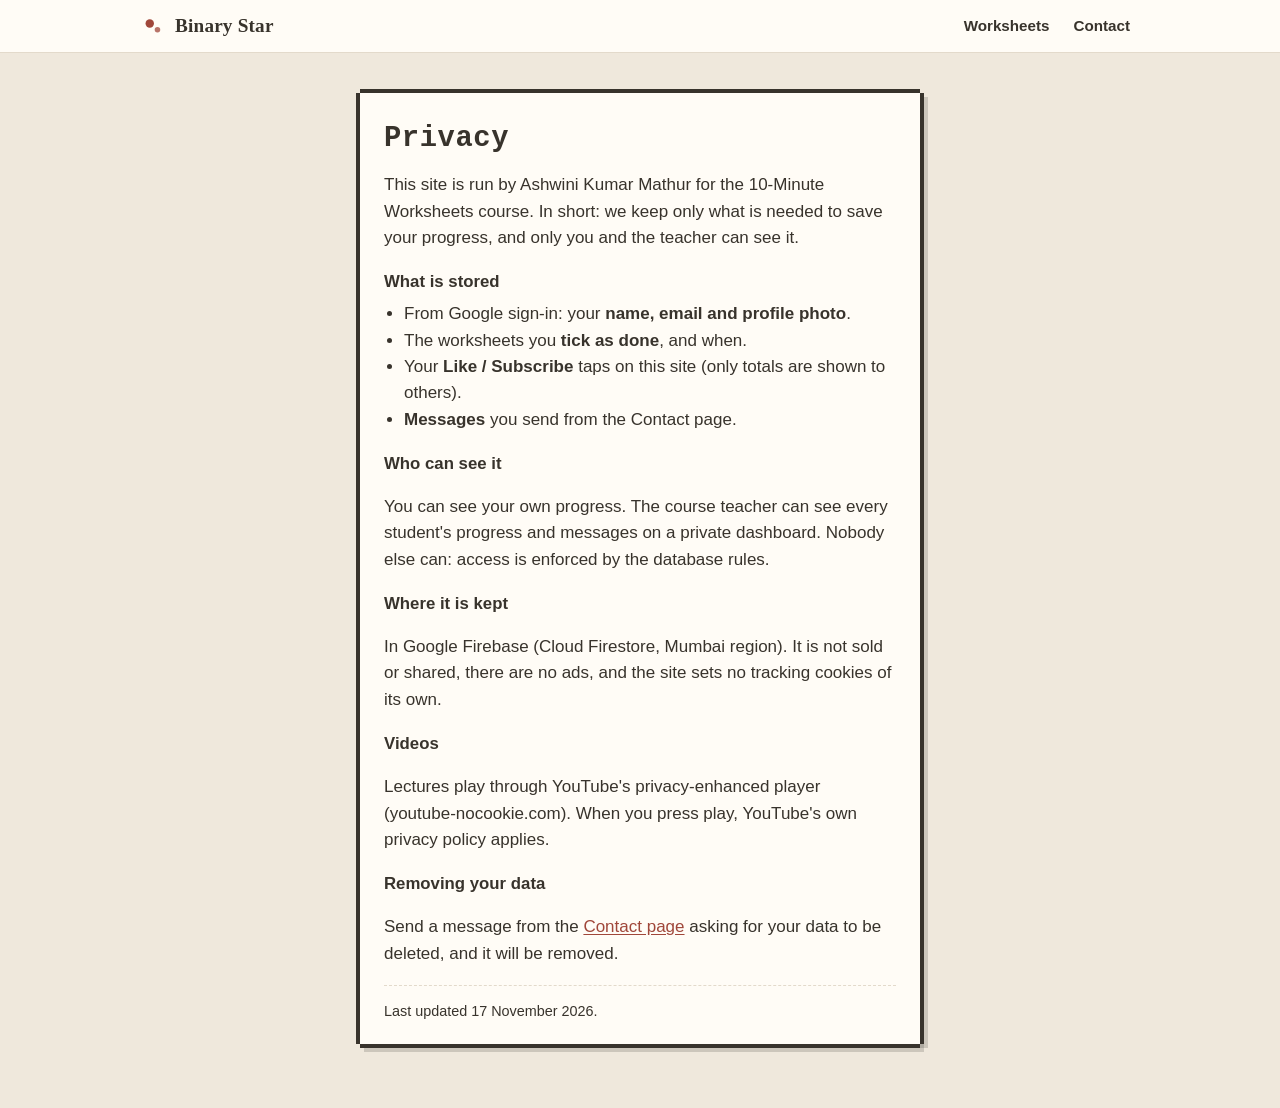
<file: privacy.html>
<!doctype html>
<html lang="en">
<head>
  <meta charset="utf-8">
  <meta name="viewport" content="width=device-width, initial-scale=1">
  <title>Privacy | 10-Minute Worksheets</title>
  <meta name="description" content="What the 10-Minute Worksheets site stores and who can see it.">
  <meta name="theme-color" content="#fffcf6" media="(prefers-color-scheme: light)">
  <meta name="theme-color" content="#26221e" media="(prefers-color-scheme: dark)">
  <meta name="color-scheme" content="light dark">
  <link rel="icon" href="data:image/svg+xml,%3Csvg xmlns='http://www.w3.org/2000/svg' viewBox='0 0 32 32'%3E%3Crect width='32' height='32' rx='6' fill='%238c1515'/%3E%3Ccircle cx='12' cy='13' r='5' fill='%23fff'/%3E%3Ccircle cx='21' cy='20' r='3.4' fill='%23fff' opacity='.75'/%3E%3C/svg%3E">
  <meta http-equiv="Content-Security-Policy" content="default-src 'self'; script-src 'self' https://www.gstatic.com https://apis.google.com; connect-src 'self' https://firestore.googleapis.com https://identitytoolkit.googleapis.com https://securetoken.googleapis.com https://www.googleapis.com https://apis.google.com https://www.gstatic.com; frame-src https://practice-minutes-worksheets.firebaseapp.com https://www.youtube-nocookie.com https://accounts.google.com https://apis.google.com; img-src 'self' data: blob: https://*.googleusercontent.com https://www.gstatic.com; style-src 'self' 'unsafe-inline' https://fonts.googleapis.com; font-src https://fonts.gstatic.com; worker-src 'self'; object-src 'none'; base-uri 'self'; form-action 'self'">
  <meta name="referrer" content="strict-origin-when-cross-origin">
  <link rel="preconnect" href="https://fonts.googleapis.com">
  <link rel="preconnect" href="https://fonts.gstatic.com" crossorigin>
  <link href="https://fonts.googleapis.com/css2?family=Silkscreen:wght@400;700&family=Source+Sans+3:wght@400;600;700&family=Source+Serif+4:opsz,wght@8..60,600;8..60,700&display=swap" rel="stylesheet">
  <link rel="stylesheet" href="assets/style.css?v=f438917d">
</head>
<body class="contact-page">
  <div class="brandbar">
    <div class="wrap brandbar-in">
      <a class="brand" href="./">
        <svg viewBox="0 0 32 32" aria-hidden="true"><circle cx="12" cy="13" r="5.2"/><circle cx="21.5" cy="20.5" r="3.4" opacity=".75"/></svg>
        <span>Binary Star</span>
      </a>
      <nav aria-label="Main"><a href="./">Worksheets</a><a href="contact.html">Contact</a></nav>
    </div>
  </div>
  <main class="wrap contact">
    <article class="contact-card px-box privacy">
      <h1 class="px-h contact-title">Privacy</h1>
      <p>This site is run by Ashwini Kumar Mathur for the 10-Minute Worksheets course. In short: we keep only what is needed to save your progress, and only you and the teacher can see it.</p>
      <h2>What is stored</h2>
      <ul>
        <li>From Google sign-in: your <strong>name, email and profile photo</strong>.</li>
        <li>The worksheets you <strong>tick as done</strong>, and when.</li>
        <li>Your <strong>Like / Subscribe</strong> taps on this site (only totals are shown to others).</li>
        <li><strong>Messages</strong> you send from the Contact page.</li>
      </ul>
      <h2>Who can see it</h2>
      <p>You can see your own progress. The course teacher can see every student's progress and messages on a private dashboard. Nobody else can: access is enforced by the database rules.</p>
      <h2>Where it is kept</h2>
      <p>In Google Firebase (Cloud Firestore, Mumbai region). It is not sold or shared, there are no ads, and the site sets no tracking cookies of its own.</p>
      <h2>Videos</h2>
      <p>Lectures play through YouTube's privacy-enhanced player (youtube-nocookie.com). When you press play, YouTube's own privacy policy applies.</p>
      <h2>Removing your data</h2>
      <p>Send a message from the <a href="contact.html">Contact page</a> asking for your data to be deleted, and it will be removed.</p>
      <p class="contact-alt">Last updated 17 November 2026.</p>
    </article>
  </main>
</body>
</html>
</file>
<file: assets/style.css>
/* 10-Minute Worksheets | Binary Star | (c) Ashwini Kumar Mathur */
:root {
  /* warm, low-glare light theme */
  --bg: #f6f1e9;          /* page: warm parchment, not bright white */
  --surface: #fffcf6;     /* cards */
  --surface-2: #efe8dc;   /* panels, footer */
  --ink: #38332c;         /* text: warm dark brown-grey, not black */
  --muted: #6b6358;
  --line: #e3dacb;
  --line-strong: #cdc2b1;
  --accent: #a0473a;      /* muted brick instead of bright red */
  --accent-dark: #843a2f;
  --accent-rgb: 160, 71, 58;
  --accent-soft: #f6e6df;
  --on-accent: #fffaf4;
  --on-ink: #fffaf4;
  --ok: #3c7553;          /* soft sage green for "done" */
  --ok-soft: #e8f1ea;
  --ok-line: #bfd6c6;
  --track: #e7dfd2;
  --hover: #fbf6ee;
  --warm-tint: #fbefe0;
  --flash: #fbecc6;
  --viewer-bg: #4a453f;
  /* older names used throughout the stylesheet */
  --cardinal: var(--accent);
  --cardinal-dark: var(--accent-dark);
  --link: var(--accent);
  --fog: var(--surface-2);
  --paper: var(--bg);
  --radius: 6px;
  --wrap: 1040px;
  --sans: "Source Sans 3", "Source Sans Pro", -apple-system, BlinkMacSystemFont, "Segoe UI", Helvetica, Arial, sans-serif;
  --serif: "Source Serif 4", "Source Serif Pro", Georgia, "Times New Roman", serif;
  color-scheme: light;
}

* { box-sizing: border-box; }
html { scroll-behavior: smooth; -webkit-text-size-adjust: 100%; }
body {
  margin: 0;
  font-family: var(--sans);
  font-size: 17px;
  line-height: 1.55;
  color: var(--ink);
  background: var(--paper);
}
a { color: var(--link); text-underline-offset: 2px; }
a:hover { color: var(--cardinal-dark); }
:focus-visible { outline: 3px solid #1f6fb2; outline-offset: 2px; border-radius: 3px; }
svg { width: 1em; height: 1em; fill: currentColor; flex: none; }

.wrap { max-width: var(--wrap); margin: 0 auto; padding: 0 20px; }
.sr { position: absolute; width: 1px; height: 1px; overflow: hidden; clip: rect(0 0 0 0); white-space: nowrap; }
.skip { position: absolute; left: -999px; top: 8px; background: var(--surface); padding: 8px 12px; z-index: 10; border-radius: 4px; }
.skip:focus { left: 8px; }

/* ---------- brand bar ---------- */
.brandbar { background: var(--cardinal); color: var(--on-accent); }
.brandbar-in { display: flex; align-items: center; justify-content: space-between; gap: 16px; min-height: 52px; }
.brand { display: inline-flex; align-items: center; gap: 9px; color: var(--on-accent); text-decoration: none; font-family: var(--serif); font-weight: 700; font-size: 1.2rem; letter-spacing: .01em; }
.brand:hover { color: var(--on-accent); }
.brand span { white-space: nowrap; }
.brand svg { width: 26px; height: 26px; }
.brandbar nav { display: flex; gap: 4px; flex-wrap: wrap; }
.brandbar nav a { color: var(--on-accent); text-decoration: none; font-weight: 600; font-size: .95rem; padding: 6px 10px; border-radius: 4px; }
.brandbar nav a:hover { background: rgba(255, 255, 255, .16); color: var(--on-accent); }

/* ---------- hero ---------- */
.hero { border-bottom: 1px solid var(--line); background: var(--fog); padding: 44px 0 34px; }
.eyebrow { margin: 0 0 6px; color: var(--cardinal); font-weight: 700; font-size: .82rem; letter-spacing: .12em; text-transform: uppercase; }
h1 { margin: 0; font-family: var(--serif); font-weight: 700; font-size: clamp(2rem, 5.5vw, 3rem); line-height: 1.12; letter-spacing: -.01em; }
.lede { max-width: 46rem; margin: 14px 0 0; font-size: 1.13rem; color: var(--ink); }
.byline { margin: 12px 0 0; font-weight: 600; color: var(--muted); }
.facts { display: flex; flex-wrap: wrap; gap: 10px 34px; margin: 24px 0 0; padding: 18px 0 0; border-top: 1px solid var(--line); }
.facts div { display: flex; align-items: baseline; gap: 7px; }
.facts dt { font-family: var(--serif); font-weight: 700; font-size: 1.55rem; color: var(--cardinal); }
.facts dd { margin: 0; color: var(--muted); font-size: .95rem; }

/* ---------- how to use ---------- */
.how { margin: 30px 0 6px; }
.how ol { list-style: none; margin: 0; padding: 0; display: grid; grid-template-columns: repeat(3, 1fr); gap: 14px; }
.how li { display: flex; gap: 12px; align-items: flex-start; padding: 14px 16px; border: 1px solid var(--line); border-radius: var(--radius); background: var(--surface); font-size: .98rem; }
.how li span { flex: none; width: 28px; height: 28px; border-radius: 50%; background: var(--cardinal); color: var(--on-accent); font-weight: 700; display: grid; place-items: center; font-size: .95rem; }

/* ---------- toolbar ---------- */
.toolbar { display: flex; align-items: center; justify-content: space-between; gap: 16px; flex-wrap: wrap; margin: 38px 0 0; padding-top: 6px; scroll-margin-top: 12px; }
.toolbar-title { margin: 0; font-family: var(--serif); font-size: 1.75rem; }
.search { position: relative; flex: 1 1 280px; max-width: 420px; }
.search svg { position: absolute; left: 12px; top: 50%; transform: translateY(-50%); width: 18px; height: 18px; color: var(--muted); }
.search input { width: 100%; font: inherit; padding: 10px 12px 10px 38px; border: 1px solid var(--line-strong); border-radius: var(--radius); background: var(--surface); color: var(--ink); }
.search input:focus { outline: 3px solid rgba(var(--accent-rgb), .22); border-color: var(--cardinal); }
.toc { display: flex; flex-wrap: wrap; gap: 8px; margin: 16px 0 0; }
.toc a { font-size: .9rem; font-weight: 600; text-decoration: none; color: var(--ink); background: var(--fog); border: 1px solid var(--line); padding: 5px 11px; border-radius: 999px; }
.toc a:hover { border-color: var(--cardinal); color: var(--cardinal); }
.empty { margin: 28px 0; color: var(--muted); }

/* ---------- modules ---------- */
.module { margin: 34px 0 0; scroll-margin-top: 12px; }
.module-head { border-bottom: 2px solid var(--cardinal); padding: 0 40px 8px 0; position: relative; cursor: pointer; list-style: none; }
.module-head::-webkit-details-marker { display: none; }
.module-head:hover h2 { color: var(--cardinal); }
.module-head:focus-visible { outline: 2px solid var(--accent); outline-offset: 4px; border-radius: 4px; }
.module-chev { position: absolute; right: 6px; top: 50%; width: 26px; height: 26px; margin-top: -13px; border: 1.5px solid var(--line); border-radius: 50%; background: var(--surface); }
.module-chev::before { content: ""; position: absolute; left: 8px; top: 6px; width: 7px; height: 7px; border-right: 2px solid var(--cardinal); border-bottom: 2px solid var(--cardinal); transform: rotate(45deg); transition: transform .2s ease, top .2s ease; }
.module[open] .module-chev::before { transform: rotate(-135deg); top: 10px; }
.module:not([open]) { margin-top: 18px; }
@media (prefers-reduced-motion: reduce) { .module-chev::before { transition: none; } }
.module-no { display: block; color: var(--cardinal); font-weight: 700; font-size: .78rem; letter-spacing: .12em; text-transform: uppercase; }
.module-head h2 { margin: 2px 0 0; font-family: var(--serif); font-size: 1.4rem; line-height: 1.25; }
.module-head p { margin: 2px 0 0; color: var(--muted); font-size: .98rem; }

.ws-list { list-style: none; margin: 0; padding: 0; }
.ws { display: grid; grid-template-columns: 52px minmax(0, 1fr) auto; gap: 6px 16px; align-items: center; padding: 15px 4px; border-bottom: 1px solid var(--line); scroll-margin-top: 12px; }
.ws:hover { background: var(--hover); }
.ws-no { font-family: var(--serif); font-weight: 700; font-size: 1.25rem; color: var(--cardinal); font-variant-numeric: tabular-nums; }
.ws-main h3 { margin: 0; font-size: 1.09rem; font-weight: 700; line-height: 1.3; }
.ws-main p { margin: 2px 0 0; color: var(--muted); font-size: .96rem; line-height: 1.4; }
.ws-actions { display: flex; flex-wrap: wrap; gap: 8px; justify-content: flex-end; align-items: center; }

.btn { display: inline-flex; align-items: center; gap: 7px; font: inherit; font-size: .92rem; font-weight: 600; line-height: 1; padding: 9px 13px; min-height: 38px; border-radius: var(--radius); border: 1px solid transparent; text-decoration: none; cursor: pointer; white-space: nowrap; }
.btn svg { width: 15px; height: 15px; }
.btn-solid { background: var(--cardinal); color: var(--on-accent); }
.btn-solid:hover { background: var(--cardinal-dark); color: var(--on-accent); }
.btn-ghost { background: var(--surface); color: var(--cardinal); border-color: rgba(var(--accent-rgb), .35); }
.btn-ghost:hover { border-color: var(--cardinal); background: var(--accent-soft); }
@media (min-width: 761px) { .ws-actions .btn-ghost { min-width: 158px; justify-content: center; } }
.btn-ghost[aria-expanded="true"] { background: var(--cardinal); border-color: var(--cardinal); color: var(--on-accent); }

.module-mine { color: var(--ok); }
.module-count { display: block; margin-top: 4px; color: var(--muted); font-size: .85rem; font-weight: 600; }
.ws.soon h3 { color: var(--muted); font-weight: 600; }
.ws.soon .ws-no { color: var(--line-strong); }
.ws.soon:hover { background: transparent; }
.soon-tag { display: inline-block; padding: 4px 10px; border: 1px dashed #cfcbc3; border-radius: 999px; color: var(--muted); font-size: .82rem; font-weight: 600; letter-spacing: .02em; white-space: nowrap; }

/* ---------- sign-in (top right) ---------- */
.auth { position: relative; flex: none; display: flex; align-items: center; min-height: 36px; }
.signin { display: inline-flex; align-items: center; gap: 8px; font: inherit; font-size: .9rem; font-weight: 600; color: #3c4043; background: var(--surface); border: 0; border-radius: 999px; padding: 7px 14px 7px 10px; cursor: pointer; box-shadow: 0 1px 2px rgba(0, 0, 0, .18); }
.signin:hover { background: #f6f6f6; }
.signin .g { width: 18px; height: 18px; }
.me { display: grid; place-items: center; width: 36px; height: 36px; padding: 0; border: 2px solid rgba(255, 255, 255, .7); border-radius: 50%; background: none; cursor: pointer; overflow: hidden; }
.me:hover, .me[aria-expanded="true"] { border-color: var(--on-accent); }
.av { display: grid; place-items: center; width: 100%; height: 100%; border-radius: 50%; object-fit: cover; }
.av.initial { background: var(--surface); color: var(--cardinal); font-weight: 700; font-size: .95rem; }
.menu { position: absolute; right: 0; top: calc(100% + 8px); z-index: 30; width: 260px; max-width: calc(100vw - 32px); background: var(--surface); color: var(--ink); border: 1px solid var(--line); border-radius: 10px; box-shadow: 0 10px 30px rgba(0, 0, 0, .16); padding: 14px; }
.menu[hidden] { display: none; }
.menu-who { display: flex; align-items: center; gap: 11px; min-width: 0; }
.menu-who > div { min-width: 0; }
.av-lg { width: 40px; height: 40px; flex: none; }
.av-lg.initial { background: var(--cardinal); color: var(--on-accent); }
.menu-who > div > strong { display: block; font-size: .98rem; line-height: 1.25; }
.menu-who > div > span { display: block; color: var(--muted); font-size: .85rem; overflow: hidden; text-overflow: ellipsis; white-space: nowrap; }
.menu-out { display: block; width: 100%; margin-top: 12px; font: inherit; font-size: .9rem; font-weight: 600; padding: 8px; border: 1px solid var(--line); border-radius: var(--radius); background: var(--fog); color: var(--ink); cursor: pointer; }
.menu-out:hover { border-color: var(--line-strong); }

/* ---------- progress panel ---------- */
.progress { margin: 16px 0 0; padding: 14px 16px 12px; border: 1px solid var(--line); border-radius: 10px; background: var(--fog); }
.progress-top { display: flex; align-items: center; justify-content: space-between; gap: 10px 16px; flex-wrap: wrap; }
.progress-text { margin: 0; font-size: 1rem; line-height: 1.45; }
.progress-text strong { color: var(--cardinal); }
.progress-text .next { display: block; color: var(--muted); font-size: .93rem; }
.progress-text .next a { font-weight: 600; }
.link { font: inherit; font-weight: 700; color: var(--link); background: none; border: 0; padding: 0; cursor: pointer; text-decoration: underline; text-underline-offset: 2px; }
.seg { display: inline-flex; padding: 3px; background: var(--surface); border: 1px solid var(--line); border-radius: 999px; }
.seg button { font: inherit; font-size: .86rem; font-weight: 600; padding: 5px 13px; border: 0; border-radius: 999px; background: none; color: var(--muted); cursor: pointer; }
.seg button[aria-pressed="true"] { background: var(--ink); color: var(--on-accent); }
.progress.is-out .seg, .progress.is-out .bar { display: none; }
.bar { height: 6px; margin: 11px 0 0; background: var(--track); border-radius: 999px; overflow: hidden; }
.bar span { display: block; height: 100%; width: 0; background: var(--ok); border-radius: 999px; transition: width .4s ease; }
.progress-note { margin: 7px 0 0; color: var(--muted); font-size: .84rem; }
.progress-note:empty { display: none; }

/* ---------- done checkbox ---------- */
.done { background: var(--surface); color: var(--muted); border-color: var(--line); }
.done:hover { color: var(--ink); border-color: var(--line-strong); }
.done .box { display: grid; place-items: center; width: 17px; height: 17px; border: 2px solid var(--line-strong); border-radius: 4px; }
.done .box svg { width: 12px; height: 12px; opacity: 0; }
.done[aria-pressed="true"] { color: var(--ok); border-color: var(--ok-line); background: var(--ok-soft); }
.done[aria-pressed="true"] .box { background: var(--ok); border-color: var(--ok); color: var(--on-accent); }
.done[aria-pressed="true"] .box svg { opacity: 1; }
.ws.is-done .ws-no { color: var(--ok); }
.ws.is-done h3 { color: #4a4945; }
.ws.flash { animation: flash 1.6s ease; }
@keyframes flash { 0%, 40% { background: var(--flash); } 100% { background: transparent; } }

/* ---------- Like / Subscribe under the player (stay on this page) ---------- */
.yt-links { display: inline-flex; gap: 8px; flex-wrap: wrap; }
.yt-links button { position: relative; display: inline-flex; align-items: center; gap: 7px; font: inherit; font-weight: 600; font-size: .86rem;
  padding: 6px 14px; border-radius: 999px; cursor: pointer; transition: background .25s ease, color .25s ease, border-color .25s ease, box-shadow .3s ease; }
.yt-like { color: var(--ink); background: var(--surface); border: 1px solid var(--line); }
.yt-like:hover { border-color: var(--line-strong); }
.ic-heart { width: 15px; height: 13px; }
.ic-heart .h-fill { fill: transparent; transition: fill .2s ease; }
.ic-heart .h-line { fill: currentColor; }
.yt-like[aria-pressed="true"] { color: #c23a33; background: var(--accent-soft); border-color: #f2c3be; box-shadow: 0 0 0 4px rgba(232, 69, 44, .10); }
.yt-like[aria-pressed="true"] .h-fill { fill: #e8452c; }
.yt-links .n { font-variant-numeric: tabular-nums; padding-left: 7px; border-left: 1px solid rgba(127, 127, 127, .35); }
.yt-links .n:empty { display: none; }
.yt-sub { color: var(--on-accent); background: #cc0000; border: 1px solid #cc0000; }
.yt-sub:hover { background: #a80000; }
.ic-tick { width: 0; height: 15px; fill: none; stroke: currentColor; stroke-width: 3; stroke-linecap: round; stroke-linejoin: round;
  stroke-dasharray: 24; stroke-dashoffset: 24; transition: width .25s ease; }
.yt-sub[aria-pressed="true"] { color: var(--ok); background: var(--ok-soft); border-color: var(--ok-line); box-shadow: 0 0 0 4px rgba(52, 168, 83, .12); }
.yt-sub[aria-pressed="true"] .ic-tick { width: 15px; stroke-dashoffset: 0; transition: width .25s ease, stroke-dashoffset .45s .15s cubic-bezier(.6, 0, .3, 1); }
.yt-links button.pop { animation: pop-btn .5s cubic-bezier(.3, 1.6, .5, 1); }
.yt-links button.pop::after { content: ""; position: absolute; inset: -2px; border-radius: inherit; border: 2px solid currentColor; opacity: 0; animation: ring .6s ease-out; }
@keyframes pop-btn { 0% { transform: scale(1); } 30% { transform: scale(.9); } 60% { transform: scale(1.12); } 100% { transform: scale(1); } }
@keyframes ring { 0% { opacity: .6; transform: scale(1); } 100% { opacity: 0; transform: scale(1.5); } }

/* pixel particles (positioned by script) */
.pfx { position: fixed; inset: 0; z-index: 60; pointer-events: none; overflow: hidden; }
.pfx i { position: absolute; left: 0; top: 0; display: block; will-change: transform, opacity; image-rendering: pixelated; }
.pfx svg { display: block; }

/* Ember's thank-you visit */
.thanks { position: fixed; left: 0; top: 0; z-index: 62; pointer-events: none; will-change: transform; }
.thanks .bit { animation: none; transform-origin: 50% 100%; }
.thanks.to-left .bit { transform: scaleX(-1); }
.thanks.land .bit { animation: land .55s cubic-bezier(.3, 1.5, .5, 1); }
@keyframes land { 0% { transform: scale(1.1, .82); } 35% { transform: scale(.94, 1.1); } 65% { transform: scale(1.03, .97); } 100% { transform: scale(1); } }
.thanks-say { position: absolute; left: 50%; bottom: 58px; transform: translateX(-50%); width: max-content; max-width: 220px; font-size: .76rem; }
.thanks-say::after { right: auto; left: calc(50% - 3px); }
.thanks-say[hidden] { display: none; }

@media (prefers-reduced-motion: reduce) {
  .yt-links button.pop, .yt-links button.pop::after, .thanks.land .bit { animation: none; }
}

/* celebration burst */
.burst { position: fixed; z-index: 60; width: 0; height: 0; pointer-events: none; }
.burst .pc { position: absolute; left: 0; top: 0; font-size: calc(23px * var(--s)); line-height: 1; opacity: 0; animation: fly 1.3s cubic-bezier(.2, .7, .3, 1) var(--d) forwards; }
@keyframes fly {
  0% { transform: translate(-50%, 0) scale(.3); opacity: 0; }
  15% { opacity: 1; }
  100% { transform: translate(calc(-50% + var(--dx)), var(--dy)) rotate(var(--rot)) scale(1); opacity: 0; }
}
.burst .bubble { position: absolute; left: 0; top: 0; padding: 6px 12px; border-radius: 999px; background: var(--ink); color: var(--on-accent); font-size: .85rem; font-weight: 700; white-space: nowrap; box-shadow: 0 6px 18px rgba(0, 0, 0, .2); animation: bubble 1.7s ease forwards; }
@keyframes bubble {
  0% { transform: translate(-50%, -90%) scale(.6); opacity: 0; }
  15% { transform: translate(-50%, -150%) scale(1.06); opacity: 1; }
  25% { transform: translate(-50%, -140%) scale(1); }
  80% { opacity: 1; }
  100% { transform: translate(-50%, -175%); opacity: 0; }
}
}
.novideo { color: #9a968e; border-color: var(--line); cursor: default; }
.novideo:hover { background: var(--surface); border-color: var(--line); }

/* ---------- video panel ---------- */
.player { grid-column: 1 / -1; margin: 6px 0 4px; padding: 14px; background: var(--fog); border: 1px solid var(--line); border-radius: var(--radius); }
.player-tabs { display: flex; flex-wrap: wrap; gap: 6px; margin: 0 0 10px; }
.player-tabs button { font: inherit; font-size: .88rem; font-weight: 600; padding: 6px 11px; border-radius: 999px; border: 1px solid var(--line); background: var(--surface); color: var(--ink); cursor: pointer; }
.player-tabs button[aria-selected="true"] { background: var(--ink); border-color: var(--ink); color: var(--on-accent); }
.frame { position: relative; width: 100%; max-width: 760px; aspect-ratio: 16 / 9; background: #000; border-radius: 4px; overflow: hidden; }
.frame iframe { position: absolute; inset: 0; width: 100%; height: 100%; border: 0; }
.player-foot { display: flex; flex-wrap: wrap; align-items: center; justify-content: space-between; gap: 8px 16px; max-width: 760px; margin: 9px 0 0; font-size: .93rem; }
.player-foot strong { font-weight: 600; }

/* ---------- worksheet viewer ---------- */
.viewer { position: fixed; inset: 0; z-index: 50; display: flex; flex-direction: column; background: #55524c; }
.viewer[hidden] { display: none; }
.viewer-bar { flex: none; display: flex; align-items: center; justify-content: space-between; gap: 12px; padding: 8px 14px; background: var(--surface); border-bottom: 3px solid var(--cardinal); }
.viewer-bar strong { font-family: var(--serif); font-size: 1.05rem; line-height: 1.25; overflow: hidden; text-overflow: ellipsis; white-space: nowrap; min-width: 0; }
.viewer-tools { display: flex; gap: 8px; flex: none; }
.viewer-pages { flex: 1; overflow: auto; -webkit-overflow-scrolling: touch; padding: 14px 10px 40px; text-align: center; outline: none; }
.viewer-pages canvas { display: block; width: 100%; max-width: 900px; height: auto; margin: 0 auto 14px; background: var(--surface); box-shadow: 0 2px 12px rgba(0, 0, 0, .35); }
.viewer-note { color: var(--on-accent); margin: 40px 0; }
.viewer-note a { color: var(--on-accent); }
body.viewing { overflow: hidden; }

/* ---------- footer ---------- */
.footer { margin-top: 56px; background: var(--ink); color: var(--muted); font-size: .93rem; }
.footer-in { display: flex; flex-wrap: wrap; justify-content: space-between; gap: 4px 24px; padding-top: 22px; padding-bottom: 22px; }
.footer p { margin: 0; }
.footer a { color: var(--on-accent); }
.stats:empty { display: none; }

/* ---------- small screens ---------- */
@media (max-width: 760px) {
  body { font-size: 16px; }
  .hero { padding: 30px 0 26px; }
  .how ol { grid-template-columns: 1fr; gap: 8px; }
  .facts { gap: 8px 24px; }
  .ws { grid-template-columns: 40px minmax(0, 1fr); align-items: start; padding: 14px 0; }
  .ws-no { font-size: 1.1rem; padding-top: 1px; }
  .ws-actions { grid-column: 2; justify-content: flex-start; margin-top: 6px; }
  .lg { display: none; }
  .ws-actions .btn-solid, .ws-actions .btn-ghost { min-width: 96px; justify-content: center; }
  .brandbar nav { flex-wrap: nowrap; }
  .brandbar-in { gap: 8px; }
  .signin span { display: none; }
  .signin { padding: 8px; }
  .viewer-tools .done .t { display: none; }
  .player { padding: 10px; }
}
@media (max-width: 420px) {
  .brandbar nav a { padding: 6px 7px; font-size: .9rem; }
  .btn { padding: 9px 11px; }
}
@media (prefers-reduced-motion: reduce) { html { scroll-behavior: auto; } }
@media print { .brandbar nav, .toolbar .search, .toc, .ws-actions, .how { display: none; } }

/* =================================================================
   Pixel-art layer: Bit the mascot, sign-in gate, buddy pop-ups, admin
   ================================================================= */
:root { --px: "Silkscreen", ui-monospace, "Courier New", monospace; --pxu: 4px; }

/* notched pixel box: a 4px "stair" border without rounded corners */
.px-box {
  background: var(--surface);
  box-shadow:
    0 calc(-1 * var(--pxu)) 0 0 var(--ink), 0 var(--pxu) 0 0 var(--ink),
    calc(-1 * var(--pxu)) 0 0 0 var(--ink), var(--pxu) 0 0 0 var(--ink),
    var(--pxu) calc(2 * var(--pxu)) 0 0 rgba(46, 45, 41, .18), calc(2 * var(--pxu)) var(--pxu) 0 0 rgba(46, 45, 41, .18);
}
.px-bubble {
  position: relative; margin: 0; padding: 10px 14px; background: var(--surface); color: var(--ink);
  font-family: var(--px); font-size: .82rem; line-height: 1.45; letter-spacing: .01em;
  box-shadow: 0 -3px 0 0 var(--ink), 0 3px 0 0 var(--ink), -3px 0 0 0 var(--ink), 3px 0 0 0 var(--ink);
}
.px-bubble::after {                       /* stepped tail pointing down to Bit */
  content: ""; position: absolute; bottom: -12px; right: 34px; width: 6px; height: 6px; background: var(--ink);
  box-shadow: 6px -6px 0 0 var(--surface), 0 -6px 0 0 var(--surface), -6px -6px 0 0 var(--ink), 6px 0 0 0 var(--ink);
}
.px-bubble:empty { display: none; }
.px-h { font-family: var(--px); font-weight: 700; font-size: 1.15rem; letter-spacing: .02em; margin: 0; color: var(--ink); }
.px-chip { display: inline-block; font-family: var(--px); font-size: .8rem; padding: 6px 10px; background: var(--surface);
  box-shadow: 0 -2px 0 0 var(--ink), 0 2px 0 0 var(--ink), -2px 0 0 0 var(--ink), 2px 0 0 0 var(--ink); }

/* Ember the dragon: mood layers (24 x 24 art, shown at whole-number scales) */
.bit { display: block; image-rendering: pixelated; overflow: visible; transform-origin: 50% 100%; will-change: transform; }
.bit-md { width: 72px; height: 72px; }
.bit-lg { width: 96px; height: 96px; }
.bit-xl { width: 144px; height: 144px; }
.bit .d-lids, .bit .d-happy, .bit .d-smile, .bit .d-o, .bit .d-frown, .bit .d-tear, .bit .d-fire, .bit .d-wu { display: none; }
.bit.mood-idle .d-wu, .bit.mood-happy .d-wu, .bit.mood-fire .d-wu, .bit.mood-wow .d-wu { display: inline; animation: wing-up .9s linear infinite; }
.bit.mood-idle .d-wd, .bit.mood-happy .d-wd, .bit.mood-fire .d-wd, .bit.mood-wow .d-wd { animation: wing-down .9s linear infinite; }
.bit.mood-happy .d-wu, .bit.mood-happy .d-wd, .bit.mood-fire .d-wu, .bit.mood-fire .d-wd { animation-duration: .36s; }
.bit.mood-idle .d-lids { display: inline; opacity: 0; animation: blink 4.6s linear infinite; }
.bit.mood-happy .d-happy, .bit.mood-happy .d-smile { display: inline; }
.bit.mood-wow .d-o { display: inline; }
.bit.mood-sad .d-frown, .bit.mood-sad .d-tear { display: inline; }
.bit.mood-fire .d-happy, .bit.mood-fire .d-o, .bit.mood-fire .d-fire { display: inline; }
.bit.mood-fire .d-fire { opacity: 0; animation: flick .36s linear infinite; }
.bit.mood-fire .d-fire-b { animation-delay: -.12s; }
.bit.mood-fire .d-fire-c { animation-delay: -.24s; }
.bit.mood-idle { animation: float 2.4s ease-in-out infinite; }
.bit.mood-sad { animation: droop 2.8s ease-in-out infinite; }
.bit.mood-happy { animation: hop .9s cubic-bezier(.3, 1.4, .5, 1) 2, float 2.4s ease-in-out 1.8s infinite; }
.bit.mood-wow { animation: pop-in .5s cubic-bezier(.3, 1.6, .5, 1), float 2.4s ease-in-out .5s infinite; }
.bit.mood-fire { animation: puff .45s ease-in-out 6, float 2.4s ease-in-out 2.7s infinite; }
@keyframes blink { 0%, 94% { opacity: 0; } 95%, 98% { opacity: 1; } 99%, 100% { opacity: 0; } }
@keyframes float { 0%, 100% { transform: translateY(0); } 50% { transform: translateY(-5px); } }
@keyframes droop { 0%, 100% { transform: translateY(0) rotate(0); } 50% { transform: translateY(2px) rotate(-2deg); } }
@keyframes hop { 0%, 100% { transform: translateY(0) scale(1, 1); } 15% { transform: translateY(0) scale(1.06, .92); }
  50% { transform: translateY(-16px) scale(.96, 1.05); } 85% { transform: translateY(0) scale(1.04, .95); } }
@keyframes pop-in { 0% { transform: scale(.6); } 70% { transform: scale(1.08); } 100% { transform: scale(1); } }
@keyframes puff { 0%, 100% { transform: scale(1) rotate(0); } 50% { transform: scale(1.04, .97) rotate(-2deg); } }
@keyframes flick { 0%, 33% { opacity: 1; } 34%, 100% { opacity: 0; } }
@keyframes wing-up { 0%, 49% { opacity: 0; } 50%, 100% { opacity: 1; } }
@keyframes wing-down { 0%, 49% { opacity: 1; } 50%, 100% { opacity: 0; } }

/* sign-in gate: minimal card, centred, sized for laptop and phone */
body.gated { overflow: hidden; }
body.gated > :not(.gate):not(script) { visibility: hidden; }
.gate { position: fixed; inset: 0; z-index: 80; display: flex; align-items: center; justify-content: center;
  padding: max(16px, env(safe-area-inset-top)) 16px max(16px, env(safe-area-inset-bottom)); overflow-y: auto;
  background-color: var(--fog);
  background-image: linear-gradient(rgba(var(--accent-rgb), .06) 1px, transparent 1px), linear-gradient(90deg, rgba(var(--accent-rgb), .06) 1px, transparent 1px);
  background-size: 16px 16px; background-position: center; }
.gate[hidden] { display: none; }
.gate-card { width: min(100%, 380px); margin: auto; padding: 28px 24px 22px; text-align: center; }
.gate-hero { display: flex; flex-direction: column; align-items: center; gap: 16px; margin: 0 0 6px; }
.gate-hero .px-bubble { max-width: 260px; }
.gate-hero .px-bubble::after { right: auto; left: calc(50% - 3px); }
.gate-stage { position: relative; display: grid; place-items: center; padding: 6px 28px 10px; }
.gate-stage .bit { position: relative; z-index: 1; }
.bit-shadow { position: absolute; left: 50%; bottom: 4px; width: 84px; height: 8px; margin-left: -42px; background: rgba(46, 45, 41, .16);
  clip-path: polygon(12% 0, 88% 0, 100% 50%, 88% 100%, 12% 100%, 0 50%); animation: shadow 2.4s ease-in-out infinite; }
@keyframes shadow { 0%, 100% { transform: scaleX(1); opacity: 1; } 50% { transform: scaleX(.8); opacity: .65; } }
.spark { position: absolute; width: 4px; height: 4px; background: #ffd23f; opacity: 0;
  box-shadow: 4px 0 0 #ffd23f, -4px 0 0 #ffd23f, 0 4px 0 #ffd23f, 0 -4px 0 #ffd23f; animation: twinkle 2.6s ease-in-out infinite; }
.spark.s1 { left: 6px; top: 22px; }
.spark.s2 { right: 4px; top: 8px; animation-delay: .7s; background: #ff9f1c; box-shadow: 4px 0 0 #ff9f1c, -4px 0 0 #ff9f1c, 0 4px 0 #ff9f1c, 0 -4px 0 #ff9f1c; }
.spark.s3 { right: 14px; bottom: 34px; animation-delay: 1.4s; }
.spark.s4 { left: 16px; bottom: 26px; animation-delay: 2s; background: #93dc8c; box-shadow: 4px 0 0 #93dc8c, -4px 0 0 #93dc8c, 0 4px 0 #93dc8c, 0 -4px 0 #93dc8c; }
.spark.s5 { right: -2px; top: 46%; animation-delay: 1.1s; }
@keyframes twinkle { 0%, 100% { opacity: 0; transform: scale(.4) rotate(0); } 40%, 60% { opacity: 1; transform: scale(1) rotate(45deg); } }
.gate-title { margin: 10px 0 0; font-family: var(--px); font-weight: 700; font-size: clamp(1.35rem, 5.4vw, 1.75rem); line-height: 1.15; color: var(--ink); }
.gate-lede { margin: 8px auto 0; max-width: 32ch; color: var(--ink); font-size: .95rem; line-height: 1.45; }
.gate-lede:empty { display: none; }
.gate-btn { display: inline-flex; align-items: center; justify-content: center; gap: 10px; width: 100%; max-width: 280px; margin-top: 20px;
  font: inherit; font-weight: 700; font-size: 1rem; color: var(--on-accent); background: var(--cardinal); border: 0; padding: 13px 18px; cursor: pointer;
  box-shadow: 0 -3px 0 0 var(--cardinal-dark), 0 3px 0 0 var(--cardinal-dark), -3px 0 0 0 var(--cardinal-dark), 3px 0 0 0 var(--cardinal-dark), 0 7px 0 0 #4d0a0a;
  transition: transform .08s ease, box-shadow .08s ease; }
.gate-btn .g { width: 20px; height: 20px; background: var(--surface); padding: 3px; box-sizing: content-box; flex: none; }
.gate-btn:hover { background: var(--cardinal-dark); }
.gate-btn:active { transform: translateY(4px); box-shadow: 0 -3px 0 0 var(--cardinal-dark), 0 3px 0 0 var(--cardinal-dark), -3px 0 0 0 var(--cardinal-dark), 3px 0 0 0 var(--cardinal-dark); }
.gate-btn:disabled { opacity: .65; cursor: default; }
.gate-btn[hidden], .gate-alt[hidden] { display: none; }
.gate-alt { display: block; margin: 12px auto 0; font: inherit; font-weight: 600; color: var(--cardinal); background: none; border: 0; text-decoration: underline; cursor: pointer; }
.gate-note { margin: 16px 0 0; color: var(--muted); font-size: .8rem; }
@media (max-width: 420px) {
  .gate-card { padding: 22px 18px 18px; }
  .gate-stage .bit-xl { width: 120px; height: 120px; }
  .bit-shadow { width: 70px; margin-left: -35px; }
}
@media (max-height: 620px) {
  .gate-hero { gap: 10px; }
  .gate-stage .bit-xl { width: 96px; height: 96px; }
  .bit-shadow { width: 56px; margin-left: -28px; }
  .gate-btn { margin-top: 14px; }
}

/* buddy pop-up (bottom right) */
.buddy { position: fixed; right: 16px; bottom: 16px; z-index: 55; display: flex; flex-direction: column; align-items: flex-end; gap: 14px; pointer-events: none; }
.buddy[hidden] { display: none; }
.buddy .px-bubble { max-width: min(280px, calc(100vw - 32px)); }
.buddy .px-bubble::after { right: 26px; }
.buddy.in { animation: buddy-in .45s cubic-bezier(.2, 1.3, .4, 1) both; }
.buddy.out { animation: buddy-out .3s ease-in both; }
@keyframes buddy-in { from { transform: translateY(40px); opacity: 0; } to { transform: none; opacity: 1; } }
@keyframes buddy-out { to { transform: translateY(40px); opacity: 0; } }
body.viewing .buddy, body.viewing .flyer, body.viewing .row-buddy, body.viewing .thanks { display: none !important; }

/* celebration bubble in pixel style */
.burst .bubble { font-family: var(--px); font-weight: 400; border-radius: 0;
  box-shadow: 0 -3px 0 0 var(--ink), 0 3px 0 0 var(--ink), -3px 0 0 0 var(--ink), 3px 0 0 0 var(--ink); }

@media (prefers-reduced-motion: reduce) {
  .bit, .bit .d-lids, .bit .d-fire, .bit .d-wu, .bit .d-wd, .bit-shadow, .spark, .buddy.in, .buddy.out { animation: none !important; }
  .bit .d-wu, .spark { display: none !important; }
  .bit.mood-fire .d-fire-a { opacity: 1; }
}

/* ---------- admin dashboard ---------- */
body.admin { background: var(--fog); }
.adm-tag { font-family: var(--px); font-size: .8rem; background: var(--surface); color: var(--cardinal); padding: 3px 8px; margin-right: auto; }
.adm-who { color: var(--on-accent); font-size: .88rem; opacity: .9; margin-right: 10px; }
.adm-out { width: auto; margin: 0; padding: 6px 12px; }
.adm { padding-bottom: 60px; }
.adm-head { display: grid; grid-template-columns: auto 1fr auto; align-items: end; gap: 16px 22px; margin: 34px 0 26px; }
.adm-bit { display: flex; flex-direction: column-reverse; align-items: flex-start; gap: 14px; position: relative; }
.adm-bit .px-bubble { position: absolute; left: 112px; bottom: 54px; width: max-content; max-width: 300px; }
.adm-bit .px-bubble::after { right: auto; left: -12px; bottom: 8px; box-shadow: 6px -6px 0 0 var(--ink), 0 -6px 0 0 var(--ink), 6px 0 0 0 var(--surface), 0 6px 0 0 var(--ink); }
.adm-title h1 { margin: 0; font-family: var(--px); font-weight: 700; font-size: clamp(1.5rem, 4vw, 2.1rem); line-height: 1.1; }
.adm-title p { margin: 6px 0 0; color: var(--muted); font-size: .92rem; }
.adm-tools { display: flex; gap: 8px; }
.kpis { display: grid; grid-template-columns: repeat(5, minmax(0, 1fr)); gap: 18px; margin: 0 0 34px; }
.kpi { display: flex; flex-direction: column; gap: 2px; padding: 16px 16px 14px; }
.kpi-v { font-family: var(--px); font-weight: 700; font-size: 2rem; line-height: 1.1; color: var(--cardinal); }
.kpi-l { font-weight: 700; font-size: .92rem; }
.kpi-h { color: var(--muted); font-size: .82rem; }
.adm-sec { margin: 0 0 36px; padding: 22px 22px 18px; background: var(--surface); border: 1px solid var(--line); }
.adm-sec-head { display: flex; align-items: center; justify-content: space-between; gap: 14px; flex-wrap: wrap; margin-bottom: 12px; }
.adm-sub { margin: 4px 0 14px; color: var(--muted); font-size: .9rem; }
.adm-search { flex: 0 1 300px; }
.ws-bars { list-style: none; margin: 0; padding: 0; }
.ws-bars li { display: grid; grid-template-columns: 34px minmax(0, 1.2fr) minmax(0, 1fr) 92px; align-items: center; gap: 12px; padding: 7px 0; border-bottom: 1px solid var(--line); font-size: .93rem; }
.wb-no { font-family: var(--px); color: var(--cardinal); }
.wb-t { overflow: hidden; text-overflow: ellipsis; white-space: nowrap; }
.wb-bar, .st-bar { display: block; height: 12px; background: var(--track); image-rendering: pixelated;
  background-image: linear-gradient(90deg, rgba(255,255,255,.7) 2px, transparent 2px); background-size: 12px 12px; }
.wb-bar span, .st-bar span { display: block; height: 100%; background: var(--ok);
  background-image: linear-gradient(90deg, rgba(255,255,255,.35) 2px, transparent 2px); background-size: 12px 12px; }
.st-bar.full span { background-color: var(--cardinal); }
.wb-c { text-align: right; color: var(--muted); font-variant-numeric: tabular-nums; }
.wb-c strong { color: var(--ink); }
.wb-lk { color: #c0392b; margin-left: 4px; }
.table-wrap { overflow-x: auto; }
.students { width: 100%; border-collapse: collapse; font-size: .92rem; min-width: 640px; }
.students th { text-align: left; font-family: var(--px); font-weight: 400; font-size: .78rem; color: var(--muted); padding: 8px 10px; border-bottom: 2px solid var(--ink); }
.students td { padding: 10px; border-bottom: 1px solid var(--line); vertical-align: middle; }
.students td small { display: block; color: var(--muted); font-size: .8rem; }
.st { display: flex; align-items: center; gap: 10px; }
.st strong { display: block; }
.st-av { flex: none; width: 34px; height: 34px; display: grid; place-items: center; background: var(--cardinal); color: var(--on-accent); font-weight: 700; overflow: hidden; }
.st-av img { width: 100%; height: 100%; object-fit: cover; }
.st-prog { display: flex; align-items: center; gap: 10px; min-width: 170px; }
.st-prog .st-bar { flex: 1; }
.st-n { font-family: var(--px); font-size: .8rem; white-space: nowrap; }
.empty-row { color: var(--muted); text-align: center; }
.react-sum { display: flex; gap: 14px; flex-wrap: wrap; margin: 4px 0 16px; }
.react-list { list-style: none; margin: 0; padding: 0; }
.react-list li { display: flex; gap: 14px; align-items: baseline; padding: 8px 0; border-bottom: 1px solid var(--line); }
.rl-n { font-family: var(--px); color: #c0392b; min-width: 56px; }
.rl-t small { display: block; color: var(--muted); font-size: .8rem; }
@media (max-width: 900px) { .kpis { grid-template-columns: repeat(2, minmax(0, 1fr)); } }
@media (max-width: 760px) {
  .adm-head { grid-template-columns: 1fr; }
  .adm-bit .px-bubble { left: 112px; bottom: 40px; max-width: calc(100vw - 160px); }
  .ws-bars li { grid-template-columns: 30px minmax(0, 1fr) 70px; }
  .ws-bars .wb-bar { grid-column: 2 / 4; grid-row: 2; }
  .adm-who { display: none; }
}

/* ---------- contact page ---------- */
body.contact-page { background: var(--fog); }
.contact { display: flex; justify-content: center; padding: 40px 16px 64px; }
.contact-card { width: min(100%, 560px); padding: 26px 24px 22px; }
.contact-hero { display: flex; align-items: flex-end; gap: 18px; margin-bottom: 14px; }
.contact-hero .bit { flex: none; }
.contact-hero .px-bubble { flex: 1; margin-bottom: 30px; }
.contact-hero .px-bubble::after { right: auto; left: -12px; bottom: 10px; box-shadow: 6px -6px 0 0 var(--ink), 0 -6px 0 0 var(--ink), 6px 0 0 0 var(--surface), 0 6px 0 0 var(--ink); }
.contact-title { font-size: clamp(1.4rem, 5vw, 1.8rem); margin: 4px 0 14px; }
.topics { display: flex; flex-wrap: wrap; gap: 8px; margin: 0 0 12px; padding: 0; border: 0; }
.topics label { cursor: pointer; }
.topics input { position: absolute; opacity: 0; pointer-events: none; }
.topics span { display: inline-block; font-family: var(--px); font-size: .8rem; padding: 7px 12px; background: var(--surface);
  box-shadow: 0 -2px 0 0 var(--ink), 0 2px 0 0 var(--ink), -2px 0 0 0 var(--ink), 2px 0 0 0 var(--ink); }
.topics input:checked + span { background: var(--ink); color: var(--on-accent); }
.topics input:focus-visible + span { outline: 3px solid #1f6fb2; outline-offset: 4px; }
#msg { display: block; width: 100%; min-height: 150px; resize: vertical; font: inherit; font-size: 1rem; line-height: 1.5; color: var(--ink);
  padding: 12px 14px; border: 0; background: var(--surface); box-shadow: inset 0 0 0 2px var(--ink); }
#msg:focus { outline: 3px solid rgba(var(--accent-rgb), .3); outline-offset: 2px; }
.contact-row { display: flex; align-items: center; justify-content: space-between; gap: 12px; margin-top: 14px; }
.count { color: var(--muted); font-size: .82rem; font-variant-numeric: tabular-nums; }
.contact-send { width: auto; min-width: 140px; margin-top: 0; }
.contact-status { min-height: 1.4em; margin: 10px 0 0; color: var(--cardinal); font-size: .9rem; }
.contact-status:empty { min-height: 0; margin: 0; }
.contact-done { padding: 8px 0 4px; }
.contact-done-t { margin: 0; font-family: var(--px); font-size: 1rem; }
.contact-done-s { margin: 6px 0 14px; color: var(--muted); }
.contact-done-b { display: flex; gap: 10px; flex-wrap: wrap; }
.contact-alt { margin: 18px 0 0; padding-top: 14px; border-top: 1px dashed var(--line); color: var(--muted); font-size: .9rem; }
@media (max-width: 480px) {
  .contact { padding-top: 24px; }
  .contact-card { padding: 20px 16px 18px; }
  .contact-hero .bit-lg { width: 72px; height: 72px; }
  .contact-hero .px-bubble { margin-bottom: 20px; font-size: .74rem; }
}

/* dashboard messages */
.msgs { list-style: none; margin: 0; padding: 0; }
.msg { padding: 12px 0; border-bottom: 1px solid var(--line); }
.msg-top { display: flex; flex-wrap: wrap; align-items: center; gap: 6px 12px; font-size: .9rem; }
.msg-when { color: var(--muted); margin-left: auto; font-size: .82rem; }
.msg-body { margin: 8px 0 0; white-space: pre-wrap; overflow-wrap: anywhere; }

/* ---------- row buddy: Ember cheers on the worksheet you just finished ---------- */
.ws { position: relative; }
.bit-sm { width: 48px; height: 48px; }
.row-buddy { position: absolute; right: 8px; bottom: calc(100% - 14px); z-index: 20; display: flex; align-items: flex-end; gap: 10px;
  pointer-events: none; animation: row-in .45s cubic-bezier(.2, 1.4, .4, 1) both; }
.row-buddy.out { animation: row-out .35s ease-in both; }
.row-buddy .bit { flex: none; }
.row-say { pointer-events: auto; display: flex; flex-direction: column; align-items: flex-start; gap: 6px; max-width: 280px; margin-bottom: 18px; font-size: .74rem; }
.row-say::after { right: -12px; left: auto; bottom: 10px; box-shadow: -6px -6px 0 0 var(--ink), 0 -6px 0 0 var(--ink), -6px 0 0 0 var(--surface), 0 6px 0 0 var(--ink); }
.row-next { font: inherit; font-family: var(--sans); font-weight: 700; font-size: .82rem; text-align: left; color: var(--on-accent); background: var(--cardinal);
  border: 0; padding: 6px 10px; cursor: pointer; box-shadow: 0 3px 0 0 #4d0a0a; }
.row-next:hover { background: var(--cardinal-dark); }
@keyframes row-in { from { transform: translateY(16px) scale(.9); opacity: 0; } to { transform: none; opacity: 1; } }
@keyframes row-out { to { transform: translateY(10px); opacity: 0; } }
@media (max-width: 760px) {
  .row-buddy { right: 0; left: 40px; justify-content: flex-end; }
  .row-say { max-width: calc(100vw - 120px); }
}
@media (prefers-reduced-motion: reduce) { .row-buddy, .row-buddy.out { animation: none; } }

/* ---------- flying Ember companion ---------- */
.flyer { position: fixed; left: 0; top: 0; z-index: 45; will-change: transform; pointer-events: none; }
.fly-btn { pointer-events: auto; display: block; padding: 0; border: 0; background: none; cursor: pointer; filter: drop-shadow(0 6px 4px rgba(46, 45, 41, .18)); }
.fly-btn:focus-visible { outline: 3px solid #1f6fb2; outline-offset: 4px; }
.flyer .bit { animation: none; }
.flyer.to-left .fly-btn .bit { transform: scaleX(-1); }
.fly-flap .d-wu { display: inline !important; animation: wing-up .32s linear infinite !important; }
.fly-flap .d-wd { animation: wing-down .32s linear infinite !important; }
.fly-say { pointer-events: auto; position: absolute; right: 56px; bottom: 30px; width: max-content; max-width: min(260px, 70vw);
  display: flex; flex-direction: column; align-items: flex-start; gap: 6px; font-size: .74rem; }
.fly-say[hidden] { display: none; }
.fly-say::after { right: -12px; left: auto; bottom: 8px; box-shadow: -6px -6px 0 0 var(--ink), 0 -6px 0 0 var(--ink), -6px 0 0 0 var(--surface), 0 6px 0 0 var(--ink); }
body.viewing .flyer { display: none; }
@media (prefers-reduced-motion: reduce) { .fly-flap .d-wu { display: none !important; } .fly-flap .d-wd { animation: none !important; } }

/* ---------- policy fixes ---------- */
/* YouTube terms: nothing may be drawn over the embedded player, so it sits above every effect layer */
.player .frame { z-index: 66; }
body.viewing .player .frame { z-index: auto; }
.thanks-say { left: 56px; bottom: 14px; transform: none; }
.thanks-say::after { left: -12px; right: auto; bottom: 8px; box-shadow: 6px -6px 0 0 var(--ink), 0 -6px 0 0 var(--ink), 6px 0 0 0 var(--surface), 0 6px 0 0 var(--ink); }
/* Subscribe uses the site's colour, not YouTube red, so it is not mistaken for YouTube's button */
.yt-sub { background: var(--cardinal); border-color: var(--cardinal); }
.yt-sub:hover { background: var(--cardinal-dark); }
/* Google sign-in button in Google's light style (white, grey outline, G logo, dark text) */
.gate-btn { color: #1f1f1f; background: var(--surface); border: 1px solid #747775; border-radius: 4px; box-shadow: none;
  font-family: Roboto, "Source Sans 3", Arial, sans-serif; font-weight: 500; font-size: .95rem; padding: 11px 16px; }
.gate-btn:hover { background: #f8f8f8; box-shadow: 0 1px 3px rgba(60, 64, 67, .3); }
.gate-btn:active { transform: none; background: #eee; box-shadow: none; }
.gate-btn .g { background: none; padding: 0; width: 18px; height: 18px; }
.contact-send { color: var(--on-accent); background: var(--cardinal); border-color: var(--cardinal); font-family: var(--sans); font-weight: 700; }
.contact-send:hover { background: var(--cardinal-dark); }
.signin { border: 1px solid #747775; box-shadow: none; font-family: Roboto, "Source Sans 3", Arial, sans-serif; font-weight: 500; }
.privacy h2 { font-size: 1.05rem; margin: 18px 0 4px; }
.privacy p, .privacy li { color: var(--ink); line-height: 1.55; }
.privacy ul { margin: 6px 0 0; padding-left: 20px; }
.gate-note a { color: var(--muted); }

/* ---------- Ember perched on the video panel ---------- */
.player { position: relative; }
.player.has-perch { margin-top: 50px; }
.perch { position: absolute; right: 16px; bottom: calc(100% - 2px); z-index: 3; display: flex; align-items: flex-end; gap: 8px; }
.perch .bit { flex: none; }
.perch .bit.mood-idle { animation: breathe 3.2s ease-in-out infinite; }
@keyframes breathe { 0%, 100% { transform: scale(1, 1); } 50% { transform: scale(1.03, .97); } }
.perch-say { display: flex; flex-direction: column; align-items: flex-start; gap: 6px; max-width: min(280px, 60vw); margin-bottom: 12px; font-size: .74rem;
  animation: say-in .35s cubic-bezier(.2, 1.3, .4, 1); }
.perch-say[hidden] { display: none; }
.perch-say::after { right: -12px; left: auto; bottom: 8px; box-shadow: -6px -6px 0 0 var(--ink), 0 -6px 0 0 var(--ink), -6px 0 0 0 var(--surface), 0 6px 0 0 var(--ink); }
@keyframes say-in { from { transform: translateY(6px) scale(.96); opacity: 0; } to { transform: none; opacity: 1; } }

/* flyer steps aside while the page is scrolling */
.flyer { transition: opacity .35s ease; }
.flyer.tucked { opacity: 0; }
.flyer.tucked .fly-btn, .flyer.tucked .fly-say { pointer-events: none; }

/* Pip uses the same 48px (2x) size so its pixels stay crisp */
.bit.pip { transform-origin: 50% 100%; }

@media (prefers-reduced-motion: reduce) { .perch .bit.mood-idle, .perch-say { animation: none; } }

/* ---------- view-only worksheet pages ---------- */
.sheet-page { width: 100%; max-width: 900px; aspect-ratio: var(--page-ratio, 210 / 297); margin: 0 auto 14px; background: var(--surface) center / contain no-repeat;
  box-shadow: 0 2px 12px rgba(0, 0, 0, .35); -webkit-user-select: none; user-select: none; -webkit-touch-callout: none; }
.viewer-pages { -webkit-user-select: none; user-select: none; }

/* ---------- top: progress panel + module navigation ---------- */
.dash { background: linear-gradient(180deg, var(--fog), #fff); border-bottom: 1px solid var(--line); }
.dash-in { display: flex; align-items: center; gap: 26px; padding-top: 26px; padding-bottom: 24px; }
.ring { position: relative; flex: none; width: 112px; height: 112px; }
.ring svg { width: 100%; height: 100%; transform: rotate(-90deg); }
.ring circle { fill: none; stroke-width: 4; }
.ring-bg { stroke: var(--track); }
.ring-fg { stroke: var(--ok); stroke-linecap: round; stroke-dasharray: 100.53; stroke-dashoffset: 100.53; transition: stroke-dashoffset .8s cubic-bezier(.3, .8, .3, 1); }
.ring-pct { position: absolute; inset: 0; display: grid; place-items: center; font-family: var(--serif); font-weight: 700; font-size: 1.5rem; color: var(--ink); }
.dash.is-out .ring { opacity: .45; }
.dash-main { min-width: 0; }
.dash-eyebrow { margin: 0; color: var(--cardinal); font-weight: 700; font-size: .74rem; letter-spacing: .12em; text-transform: uppercase; }
.dash-title { margin: 2px 0 0; font-family: var(--serif); font-size: clamp(1.5rem, 4.5vw, 2.1rem); line-height: 1.15; }
.dash .progress-text { margin: 4px 0 0; font-size: 1rem; color: var(--ink); }
.dash .progress-text strong { color: var(--ok); }
.dash-actions { margin-top: 12px; }
.dash-go { max-width: 100%; white-space: normal; text-align: left; line-height: 1.3; padding: 10px 16px; font-size: .95rem; }
.dash-go span { font-weight: 700; }
.dash .progress-note { margin: 10px 0 0; }

.modnav { display: grid; grid-template-columns: repeat(5, minmax(0, 1fr)); gap: 10px; margin: 22px 0 0; }
.modcard { display: flex; flex-direction: column; gap: 4px; padding: 12px 12px 10px; text-decoration: none; color: var(--ink); background: var(--surface);
  border: 1px solid var(--line); border-radius: 8px; transition: border-color .2s, transform .2s, box-shadow .2s; }
.modcard:hover { color: var(--ink); border-color: var(--cardinal); transform: translateY(-2px); box-shadow: 0 6px 16px rgba(46, 45, 41, .08); }
.mc-no { color: var(--cardinal); font-weight: 700; font-size: .7rem; letter-spacing: .1em; text-transform: uppercase; }
.modcard strong { font-size: .92rem; line-height: 1.25; min-height: 2.5em; }
.mc-bar { display: block; height: 6px; margin-top: 4px; background: var(--track); border-radius: 999px; overflow: hidden; }
.mc-bar i { display: block; height: 100%; width: 0; background: var(--ok); border-radius: 999px; transition: width .6s ease; }
.mc-count { color: var(--muted); font-size: .8rem; }
.modcard.complete { border-color: var(--ok-line); background: var(--ok-soft); }
.modcard.complete .mc-count::after { content: " \2713"; color: var(--ok); font-weight: 700; }

.toolbar { margin-top: 22px; }
.toolbar .search { flex: 1 1 260px; max-width: none; }
.toc, .how, .hero { display: none; }

@media (max-width: 900px) { .modnav { grid-template-columns: repeat(3, minmax(0, 1fr)); } }
@media (max-width: 600px) {
  .dash-in { gap: 16px; padding-top: 18px; padding-bottom: 18px; }
  .ring { width: 84px; height: 84px; }
  .ring-pct { font-size: 1rem; }
  .modnav { display: flex; overflow-x: auto; scroll-snap-type: x mandatory; padding-bottom: 6px; margin-left: -16px; margin-right: -16px; padding-left: 16px; padding-right: 16px; }
  .modcard { flex: 0 0 62%; scroll-snap-align: start; }
}
.menu-dash { display: block; text-align: center; text-decoration: none; color: var(--cardinal); background: var(--surface); }
.menu-dash + .menu-out { margin-top: 8px; }
.dash-go { display: inline-block; }
@media (max-width: 600px) { .dash-go { display: block; width: 100%; } .modnav { scroll-padding-left: 16px; } }

/* ---------- Practice Book card ---------- */
.pbook { display: flex; align-items: center; gap: 18px; margin: 16px 0 0; padding: 14px 18px; border-radius: 10px;
  background: linear-gradient(100deg, var(--warm-tint), var(--surface)); border: 1px solid var(--line); }
.pbook-art { flex: none; }
.pbook-text { flex: 1; min-width: 0; }
.pbook-text h2 { margin: 0; font-family: var(--px); font-size: 1.05rem; color: var(--ink); }
.pbook-text p { margin: 3px 0 0; color: var(--ink); font-size: .95rem; }
@media (max-width: 600px) {
  .pbook { flex-wrap: wrap; gap: 10px 14px; }
  .pbook-art .bit { width: 48px; height: 48px; }
  .pbook .btn { width: 100%; justify-content: center; }
}

.viewer-tools #viewer-dl[hidden] { display: none; }
.pbook-actions { display: flex; gap: 8px; flex-wrap: wrap; }
@media (max-width: 600px) { .pbook-actions { width: 100%; } .pbook-actions .btn { flex: 1; justify-content: center; } }
.viewer-tools #viewer-done[hidden] { display: none; }


/* =================================================================
   Theme layer: warm, calm, low-glare (light + automatic dark)
   ================================================================= */
body { background: var(--bg); color: var(--ink); }
.brandbar { background: var(--surface); color: var(--ink); border-bottom: 1px solid var(--line); }
.brand, .brand:hover { color: var(--ink); }
.brand svg { color: var(--accent); }
.brandbar nav a { color: var(--ink); }
.brandbar nav a:hover { background: var(--surface-2); color: var(--ink); }
.me { border-color: var(--line-strong); }
.me:hover, .me[aria-expanded="true"] { border-color: var(--accent); }
.av.initial { background: var(--accent); color: var(--on-accent); }
.adm-who { color: var(--muted); }
.adm-tag { background: var(--accent-soft); color: var(--accent); }
.footer { background: var(--surface-2); color: var(--muted); border-top: 1px solid var(--line); }
.footer a { color: var(--accent); }
.dash { background: linear-gradient(180deg, var(--surface-2), var(--bg)); }
.ws:hover { background: var(--hover); }
.seg button[aria-pressed="true"], .player-tabs button[aria-selected="true"], .topics input:checked + span,
.burst .bubble { color: var(--on-ink); }
.done[aria-pressed="true"] .box { color: #fff; }
.viewer { background: var(--viewer-bg); }
.viewer-note, .viewer-note a { color: #f3ede4; }
.sheet-page { background-color: #fff; }
.gate { background-color: var(--bg);
  background-image: linear-gradient(rgba(var(--accent-rgb), .05) 1px, transparent 1px), linear-gradient(90deg, rgba(var(--accent-rgb), .05) 1px, transparent 1px); }
/* Google sign-in buttons keep Google's own light style */
.gate-btn, .signin { background: #fff; color: #1f1f1f; border: 1px solid #747775; }
.gate-btn:hover, .signin:hover { background: #f8f8f8; }
.contact-send { color: var(--on-accent); }
::selection { background: rgba(var(--accent-rgb), .22); }

@media (prefers-color-scheme: dark) {
  :root {
    --bg: #1d1a17; --surface: #26221e; --surface-2: #2d2824;
    --ink: #ebe4d8; --muted: #b0a698; --line: #3a342e; --line-strong: #4d453d;
    --accent: #e2917b; --accent-dark: #eba491; --accent-rgb: 226, 145, 123; --accent-soft: #3a2a25;
    --on-accent: #1d1a17; --on-ink: #1d1a17;
    --ok: #7fbf96; --ok-soft: #22302a; --ok-line: #3d5a48;
    --track: #36302a; --hover: #2a2622; --warm-tint: #2f2722; --flash: #3d331f;
    --viewer-bg: #141210;
    color-scheme: dark;
  }
  /* worksheet pages are white paper: dim them a little at night */
  .sheet-page { filter: brightness(.86) contrast(.96); }
  .done[aria-pressed="true"] .box { color: #1d1a17; }
  /* Google's dark sign-in style */
  .gate-btn, .signin { background: #131314; color: #e3e3e3; border-color: #8e918f; }
  .gate-btn:hover, .signin:hover { background: #1f1f20; }
  .bit { filter: drop-shadow(0 0 1px rgba(255, 245, 230, .35)); }
}
@media (max-width: 900px) {
  .pbook { flex-wrap: wrap; }
  .pbook-text { flex: 1 1 calc(100% - 90px); }
  .pbook-actions { width: 100%; padding-left: 90px; }
}
@media (max-width: 600px) { .pbook-actions { padding-left: 0; } }
.gate-btn.contact-send { background: var(--accent); color: var(--on-accent); border-color: var(--accent); }
.gate-btn.contact-send:hover { background: var(--accent-dark); }
.gate-btn.contact-send:disabled { opacity: .55; }

/* Comment: opens the lecture on YouTube (comments only exist there) */
.yt-comment { display: inline-flex; align-items: center; gap: 6px; font-weight: 600; font-size: .86rem; text-decoration: none;
  padding: 6px 14px; border-radius: 999px; color: var(--ink); background: var(--surface); border: 1px solid var(--line);
  transition: border-color .2s ease, background .2s ease; }
.yt-comment:hover { color: var(--ink); border-color: var(--line-strong); background: var(--hover); }
.yt-comment svg { width: 15px; height: 15px; }

/* ---------- on-site comments under a lecture ---------- */
.yt-comment { font: inherit; font-weight: 600; font-size: .86rem; cursor: pointer; }
.yt-comment[aria-expanded="true"] { border-color: var(--accent); color: var(--accent); background: var(--accent-soft); }
.yt-comment .n:empty { display: none; }
.yt-comment .n { padding-left: 7px; border-left: 1px solid rgba(127, 127, 127, .35); font-variant-numeric: tabular-nums; }
.cmt { max-width: 760px; margin: 12px 0 0; padding: 12px 14px; background: var(--surface); border: 1px solid var(--line); border-radius: 8px;
  animation: say-in .3s ease; }
.cmt textarea { display: block; width: 100%; resize: vertical; min-height: 58px; font: inherit; font-size: .95rem; line-height: 1.45;
  color: var(--ink); background: var(--bg); border: 1px solid var(--line-strong); border-radius: 6px; padding: 8px 10px; }
.cmt textarea:focus { outline: 3px solid rgba(var(--accent-rgb), .25); border-color: var(--accent); }
.cmt-row { display: flex; align-items: center; justify-content: space-between; margin-top: 8px; }
.cmt-count { color: var(--muted); font-size: .8rem; }
.cmt-post { padding: 7px 18px; min-height: 0; }
.cmt-status { margin: 6px 0 0; color: var(--accent); font-size: .85rem; }
.cmt-status:empty { display: none; }
.cmt-list { list-style: none; margin: 10px 0 0; padding: 0; max-height: 340px; overflow-y: auto; }
.cmt-item { padding: 9px 0; border-top: 1px solid var(--line); }
.cmt-head { display: flex; align-items: baseline; gap: 10px; font-size: .88rem; }
.cmt-when { color: var(--muted); font-size: .8rem; }
.cmt-del { margin-left: auto; font: inherit; font-size: .78rem; color: var(--muted); background: none; border: 0; cursor: pointer; text-decoration: underline; }
.cmt-del:hover { color: var(--accent); }
.cmt-text { margin: 3px 0 0; white-space: pre-wrap; overflow-wrap: anywhere; font-size: .95rem; }
.cmt-empty { color: var(--muted); font-size: .9rem; padding: 8px 0; }

/* video full-screen button and the full-screen frame */
.yt-full { display: inline-flex; align-items: center; gap: 6px; font: inherit; font-weight: 600; font-size: .86rem; cursor: pointer;
  padding: 6px 14px; border-radius: 999px; color: var(--ink); background: var(--surface); border: 1px solid var(--line); }
.yt-full:hover { border-color: var(--line-strong); background: var(--hover); }
.yt-full svg { width: 15px; height: 15px; }
.frame:fullscreen { max-width: none; width: 100vw; height: 100vh; aspect-ratio: auto; border-radius: 0; background: #000; }
.frame:-webkit-full-screen { max-width: none; width: 100vw; height: 100vh; border-radius: 0; background: #000; }
@media (max-width: 600px) { .yt-full .t { display: none; } }

/* a topic with several sheets: small kicker above each sheet's title */
.ws-part { display: block; font-size: .72rem; font-weight: 700; letter-spacing: .04em; text-transform: uppercase; color: var(--muted, #8a8172); margin-bottom: 2px; }
.ws-sub .ws-no { font-size: 1rem; }
</file>
